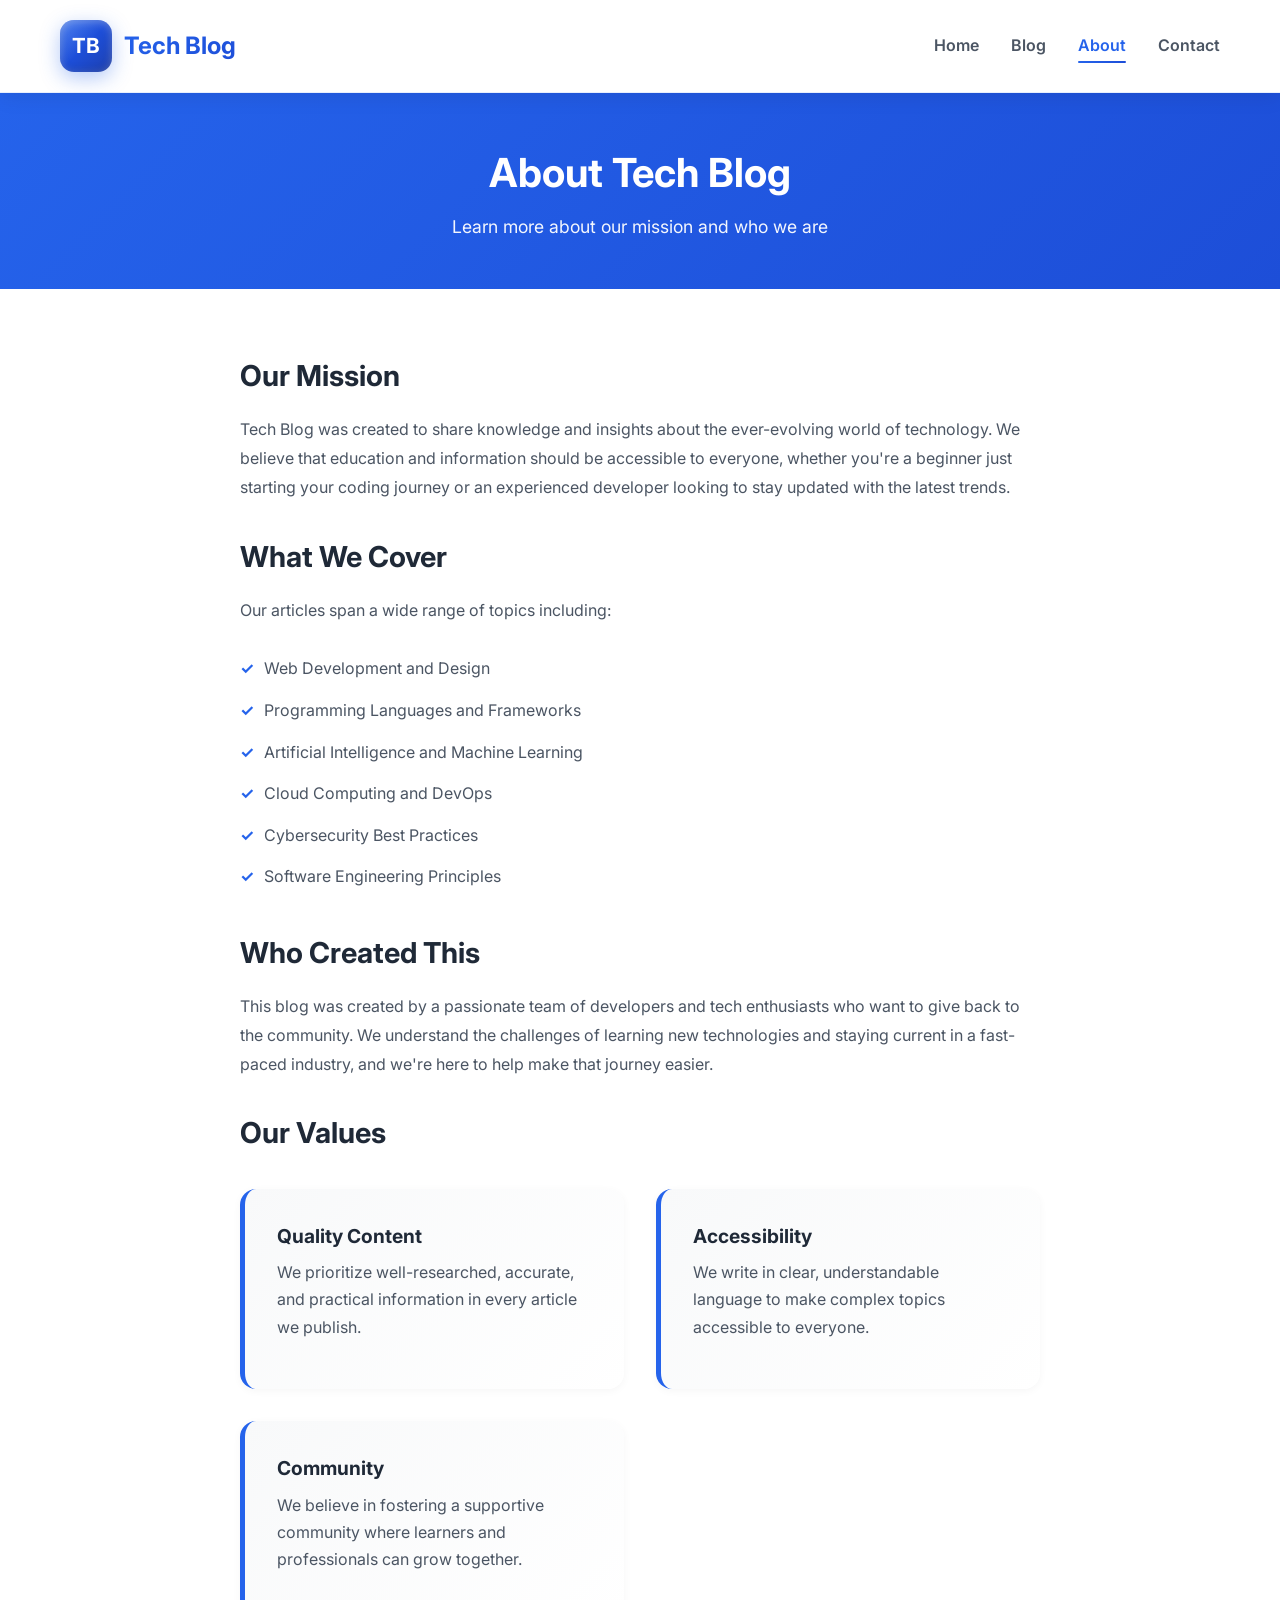
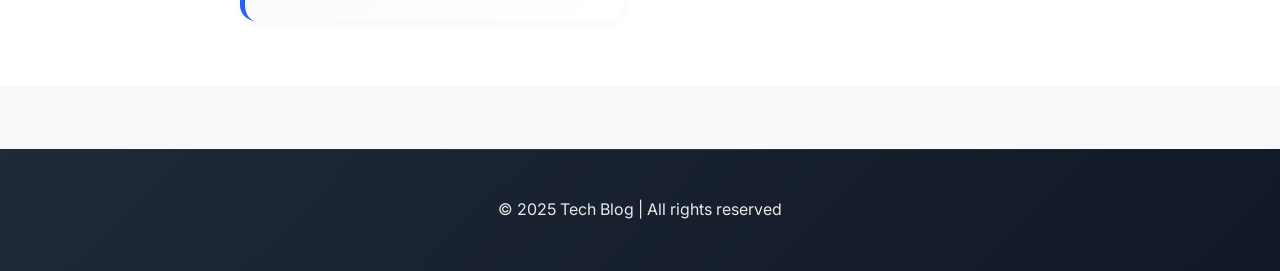
<file: about.html>
<!DOCTYPE html>
<html lang="en">
<head>
    <meta charset="UTF-8">
    <meta name="viewport" content="width=device-width, initial-scale=1.0">
    <title>Tech Blog - About</title>
    <link rel="stylesheet" href="style.css">
    <link rel="preconnect" href="https://fonts.googleapis.com">
    <link rel="preconnect" href="https://fonts.gstatic.com" crossorigin>
    <link href="https://fonts.googleapis.com/css2?family=Inter:wght@400;600;700&display=swap" rel="stylesheet">
</head>
<body>
    <nav class="navbar">
        <div class="container">
            <div class="nav-brand">
                <div class="logo">
                    <div class="logo-icon">TB</div>
                    <span class="logo-text">Tech Blog</span>
                </div>
            </div>
            <ul class="nav-links">
                <li><a href="index.html">Home</a></li>
                <li><a href="blog.html">Blog</a></li>
                <li><a href="about.html" class="active">About</a></li>
                <li><a href="contact.html">Contact</a></li>
            </ul>
        </div>
    </nav>

    <section class="page-header">
        <div class="container">
            <h1>About Tech Blog</h1>
            <p>Learn more about our mission and who we are</p>
        </div>
    </section>

    <section class="about-content">
        <div class="container">
            <div class="about-text">
                <h2>Our Mission</h2>
                <p>Tech Blog was created to share knowledge and insights about the ever-evolving world of technology. We believe that education and information should be accessible to everyone, whether you're a beginner just starting your coding journey or an experienced developer looking to stay updated with the latest trends.</p>

                <h2>What We Cover</h2>
                <p>Our articles span a wide range of topics including:</p>
                <ul class="features-list">
                    <li>Web Development and Design</li>
                    <li>Programming Languages and Frameworks</li>
                    <li>Artificial Intelligence and Machine Learning</li>
                    <li>Cloud Computing and DevOps</li>
                    <li>Cybersecurity Best Practices</li>
                    <li>Software Engineering Principles</li>
                </ul>

                <h2>Who Created This</h2>
                <p>This blog was created by a passionate team of developers and tech enthusiasts who want to give back to the community. We understand the challenges of learning new technologies and staying current in a fast-paced industry, and we're here to help make that journey easier.</p>

                <h2>Our Values</h2>
                <div class="values-grid">
                    <div class="value-card">
                        <h3>Quality Content</h3>
                        <p>We prioritize well-researched, accurate, and practical information in every article we publish.</p>
                    </div>
                    <div class="value-card">
                        <h3>Accessibility</h3>
                        <p>We write in clear, understandable language to make complex topics accessible to everyone.</p>
                    </div>
                    <div class="value-card">
                        <h3>Community</h3>
                        <p>We believe in fostering a supportive community where learners and professionals can grow together.</p>
                    </div>
                </div>
            </div>
        </div>
    </section>

    <footer class="footer">
        <div class="container">
            <p>&copy; 2025 Tech Blog | All rights reserved</p>
        </div>
    </footer>
</body>
</html>
</file>
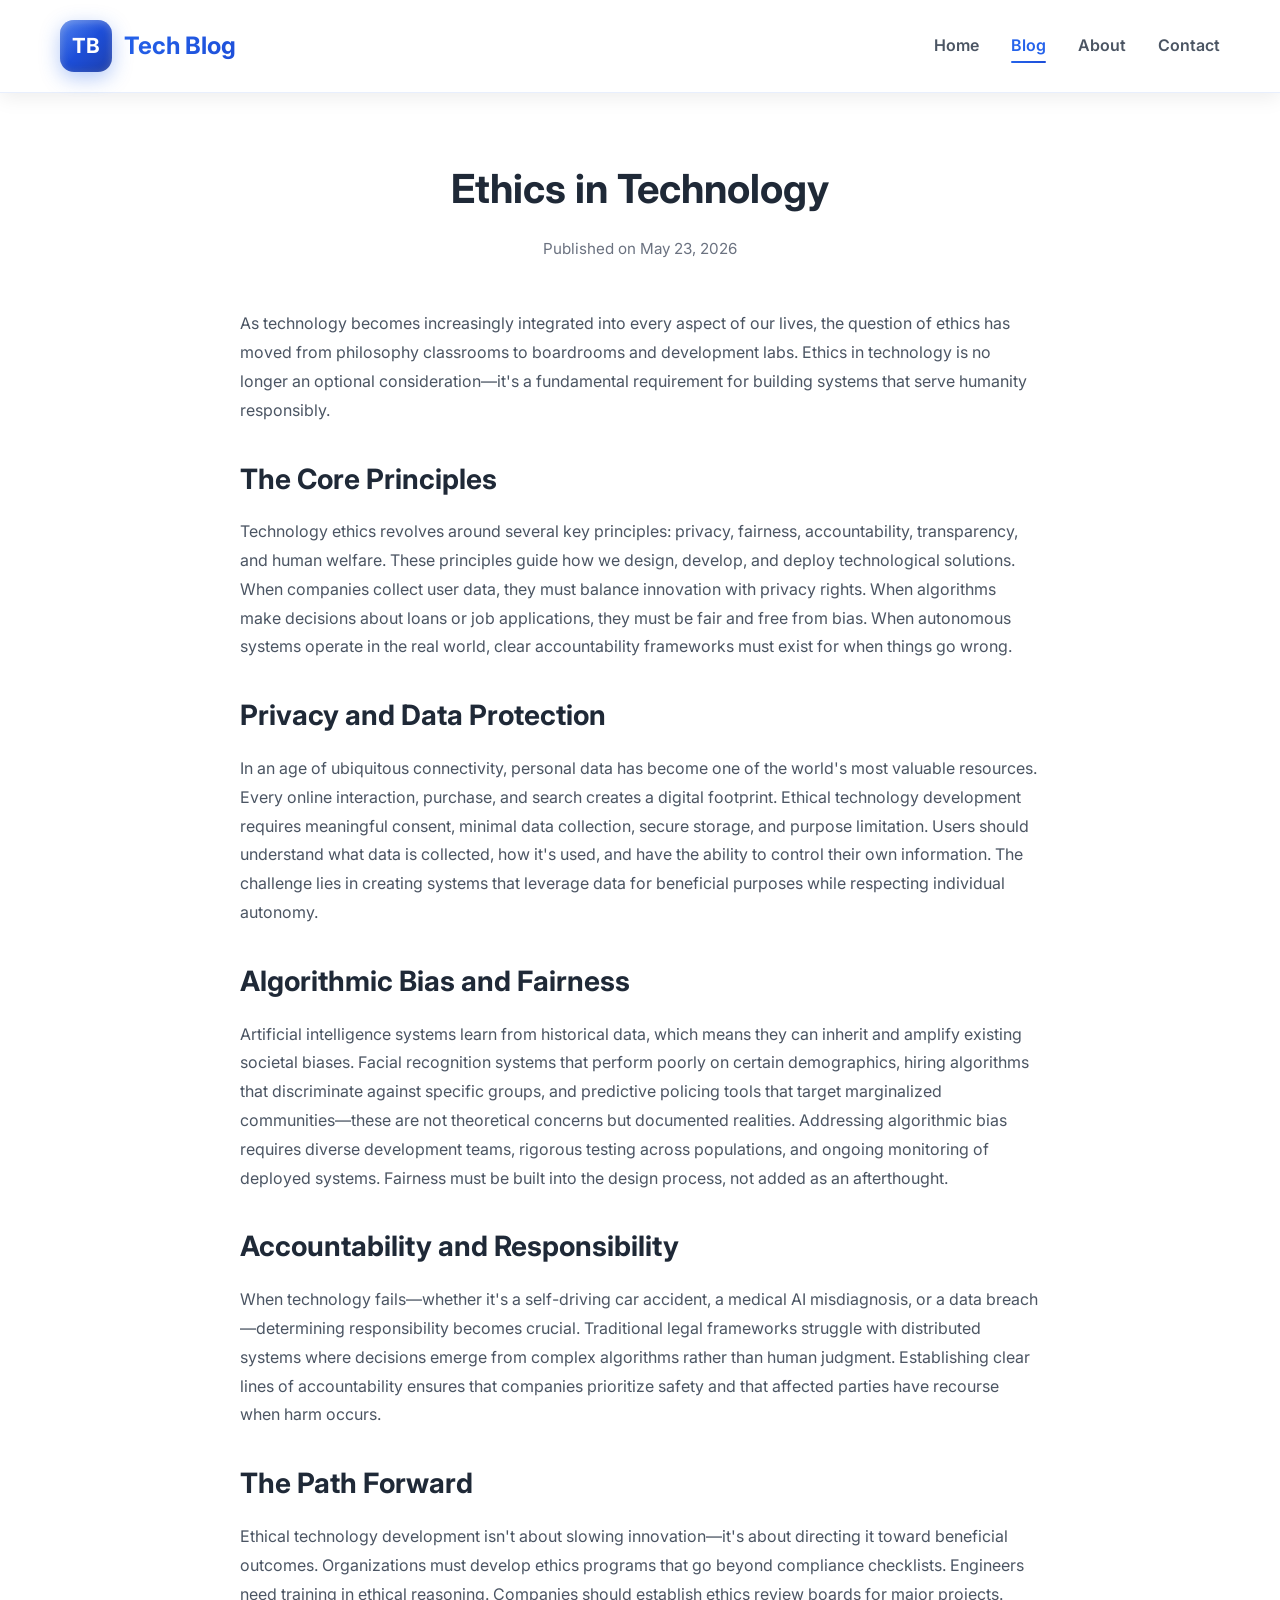
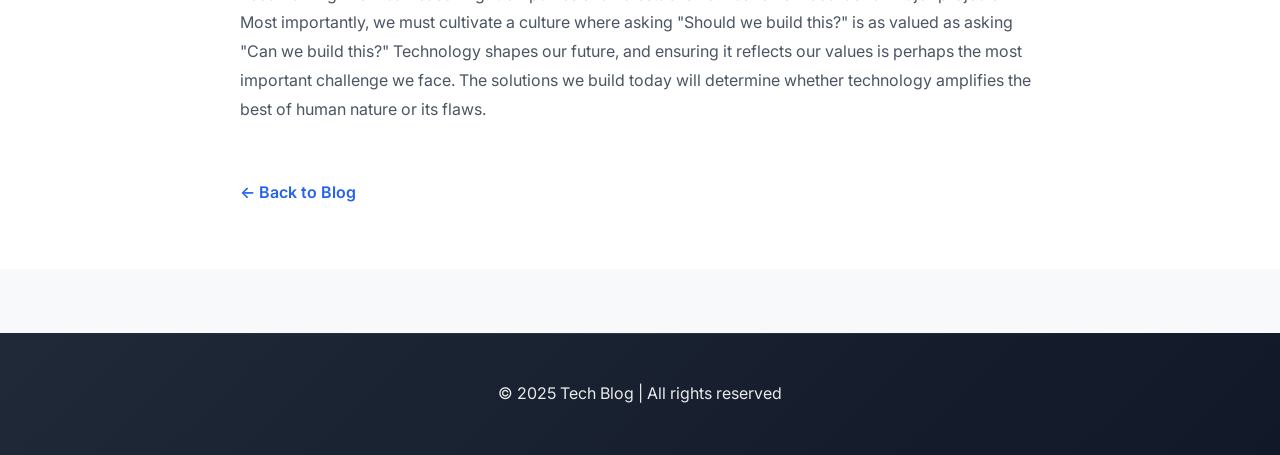
<file: article-ethics.html>
<!DOCTYPE html>
<html lang="en">
<head>
    <meta charset="UTF-8">
    <meta name="viewport" content="width=device-width, initial-scale=1.0">
    <title>Ethics in Technology - Tech Blog</title>
    <link rel="stylesheet" href="style.css">
    <link rel="preconnect" href="https://fonts.googleapis.com">
    <link rel="preconnect" href="https://fonts.gstatic.com" crossorigin>
    <link href="https://fonts.googleapis.com/css2?family=Inter:wght@400;600;700&display=swap" rel="stylesheet">
</head>
<body>
    <nav class="navbar">
        <div class="container">
            <div class="nav-brand">
                <div class="logo">
                    <div class="logo-icon">TB</div>
                    <span class="logo-text">Tech Blog</span>
                </div>
            </div>
            <ul class="nav-links">
                <li><a href="index.html">Home</a></li>
                <li><a href="blog.html" class="active">Blog</a></li>
                <li><a href="about.html">About</a></li>
                <li><a href="contact.html">Contact</a></li>
            </ul>
        </div>
    </nav>

    <article class="article-page">
        <div class="container">
            <header class="article-header">
                <h1>Ethics in Technology</h1>
                <p class="article-meta">Published on May 23, 2026</p>
            </header>

            <div class="article-content">
                <p>As technology becomes increasingly integrated into every aspect of our lives, the question of ethics has moved from philosophy classrooms to boardrooms and development labs. Ethics in technology is no longer an optional consideration—it's a fundamental requirement for building systems that serve humanity responsibly.</p>

                <h2>The Core Principles</h2>
                <p>Technology ethics revolves around several key principles: privacy, fairness, accountability, transparency, and human welfare. These principles guide how we design, develop, and deploy technological solutions. When companies collect user data, they must balance innovation with privacy rights. When algorithms make decisions about loans or job applications, they must be fair and free from bias. When autonomous systems operate in the real world, clear accountability frameworks must exist for when things go wrong.</p>

                <h2>Privacy and Data Protection</h2>
                <p>In an age of ubiquitous connectivity, personal data has become one of the world's most valuable resources. Every online interaction, purchase, and search creates a digital footprint. Ethical technology development requires meaningful consent, minimal data collection, secure storage, and purpose limitation. Users should understand what data is collected, how it's used, and have the ability to control their own information. The challenge lies in creating systems that leverage data for beneficial purposes while respecting individual autonomy.</p>

                <h2>Algorithmic Bias and Fairness</h2>
                <p>Artificial intelligence systems learn from historical data, which means they can inherit and amplify existing societal biases. Facial recognition systems that perform poorly on certain demographics, hiring algorithms that discriminate against specific groups, and predictive policing tools that target marginalized communities—these are not theoretical concerns but documented realities. Addressing algorithmic bias requires diverse development teams, rigorous testing across populations, and ongoing monitoring of deployed systems. Fairness must be built into the design process, not added as an afterthought.</p>

                <h2>Accountability and Responsibility</h2>
                <p>When technology fails—whether it's a self-driving car accident, a medical AI misdiagnosis, or a data breach—determining responsibility becomes crucial. Traditional legal frameworks struggle with distributed systems where decisions emerge from complex algorithms rather than human judgment. Establishing clear lines of accountability ensures that companies prioritize safety and that affected parties have recourse when harm occurs.</p>

                <h2>The Path Forward</h2>
                <p>Ethical technology development isn't about slowing innovation—it's about directing it toward beneficial outcomes. Organizations must develop ethics programs that go beyond compliance checklists. Engineers need training in ethical reasoning. Companies should establish ethics review boards for major projects. Most importantly, we must cultivate a culture where asking "Should we build this?" is as valued as asking "Can we build this?" Technology shapes our future, and ensuring it reflects our values is perhaps the most important challenge we face. The solutions we build today will determine whether technology amplifies the best of human nature or its flaws.</p>

                <a href="blog.html" class="back-link">&larr; Back to Blog</a>
            </div>
        </div>
    </article>

    <footer class="footer">
        <div class="container">
            <p>&copy; 2025 Tech Blog | All rights reserved</p>
        </div>
    </footer>
</body>
</html>
</file>
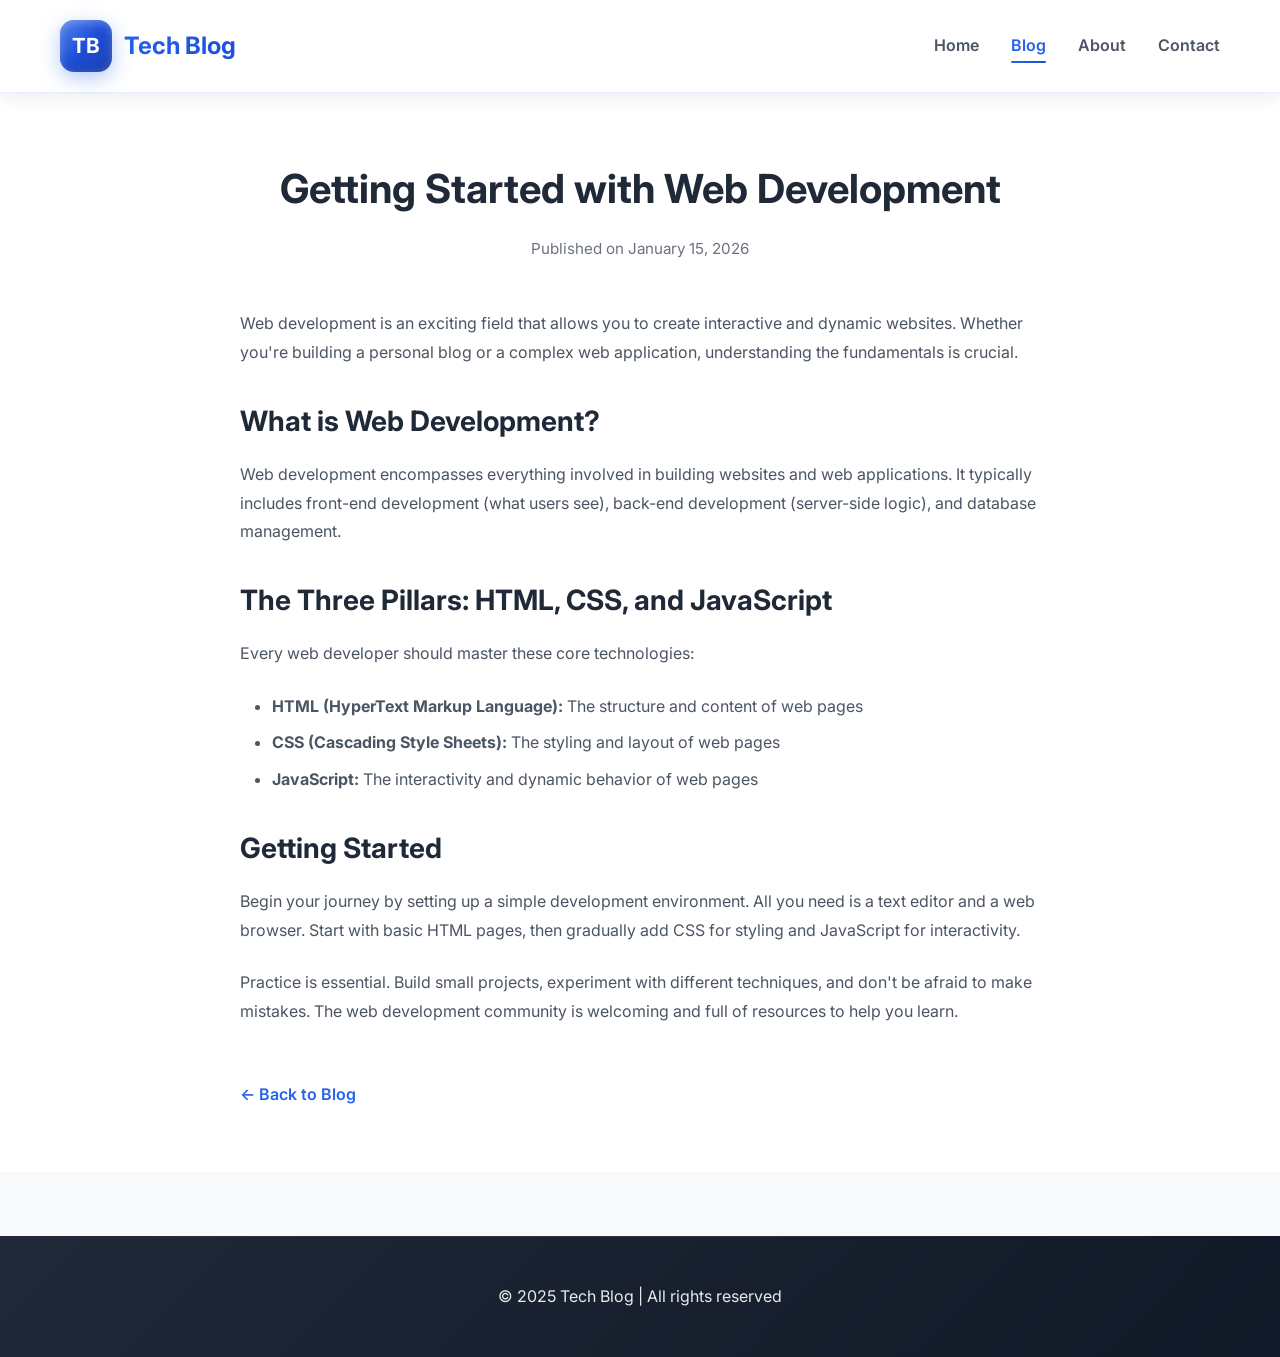
<file: article1.html>
<!DOCTYPE html>
<html lang="en">
<head>
    <meta charset="UTF-8">
    <meta name="viewport" content="width=device-width, initial-scale=1.0">
    <title>Getting Started with Web Development - Tech Blog</title>
    <link rel="stylesheet" href="style.css">
    <link rel="preconnect" href="https://fonts.googleapis.com">
    <link rel="preconnect" href="https://fonts.gstatic.com" crossorigin>
    <link href="https://fonts.googleapis.com/css2?family=Inter:wght@400;600;700&display=swap" rel="stylesheet">
</head>
<body>
    <nav class="navbar">
        <div class="container">
            <div class="nav-brand">
                <div class="logo">
                    <div class="logo-icon">TB</div>
                    <span class="logo-text">Tech Blog</span>
                </div>
            </div>
            <ul class="nav-links">
                <li><a href="index.html">Home</a></li>
                <li><a href="blog.html" class="active">Blog</a></li>
                <li><a href="about.html">About</a></li>
                <li><a href="contact.html">Contact</a></li>
            </ul>
        </div>
    </nav>

    <article class="article-page">
        <div class="container">
            <header class="article-header">
                <h1>Getting Started with Web Development</h1>
                <p class="article-meta">Published on January 15, 2026</p>
            </header>

            <div class="article-content">
                <p>Web development is an exciting field that allows you to create interactive and dynamic websites. Whether you're building a personal blog or a complex web application, understanding the fundamentals is crucial.</p>

                <h2>What is Web Development?</h2>
                <p>Web development encompasses everything involved in building websites and web applications. It typically includes front-end development (what users see), back-end development (server-side logic), and database management.</p>

                <h2>The Three Pillars: HTML, CSS, and JavaScript</h2>
                <p>Every web developer should master these core technologies:</p>
                <ul>
                    <li><strong>HTML (HyperText Markup Language):</strong> The structure and content of web pages</li>
                    <li><strong>CSS (Cascading Style Sheets):</strong> The styling and layout of web pages</li>
                    <li><strong>JavaScript:</strong> The interactivity and dynamic behavior of web pages</li>
                </ul>

                <h2>Getting Started</h2>
                <p>Begin your journey by setting up a simple development environment. All you need is a text editor and a web browser. Start with basic HTML pages, then gradually add CSS for styling and JavaScript for interactivity.</p>

                <p>Practice is essential. Build small projects, experiment with different techniques, and don't be afraid to make mistakes. The web development community is welcoming and full of resources to help you learn.</p>

                <a href="blog.html" class="back-link">&larr; Back to Blog</a>
            </div>
        </div>
    </article>

    <footer class="footer">
        <div class="container">
            <p>&copy; 2025 Tech Blog | All rights reserved</p>
        </div>
    </footer>
</body>
</html>
</file>
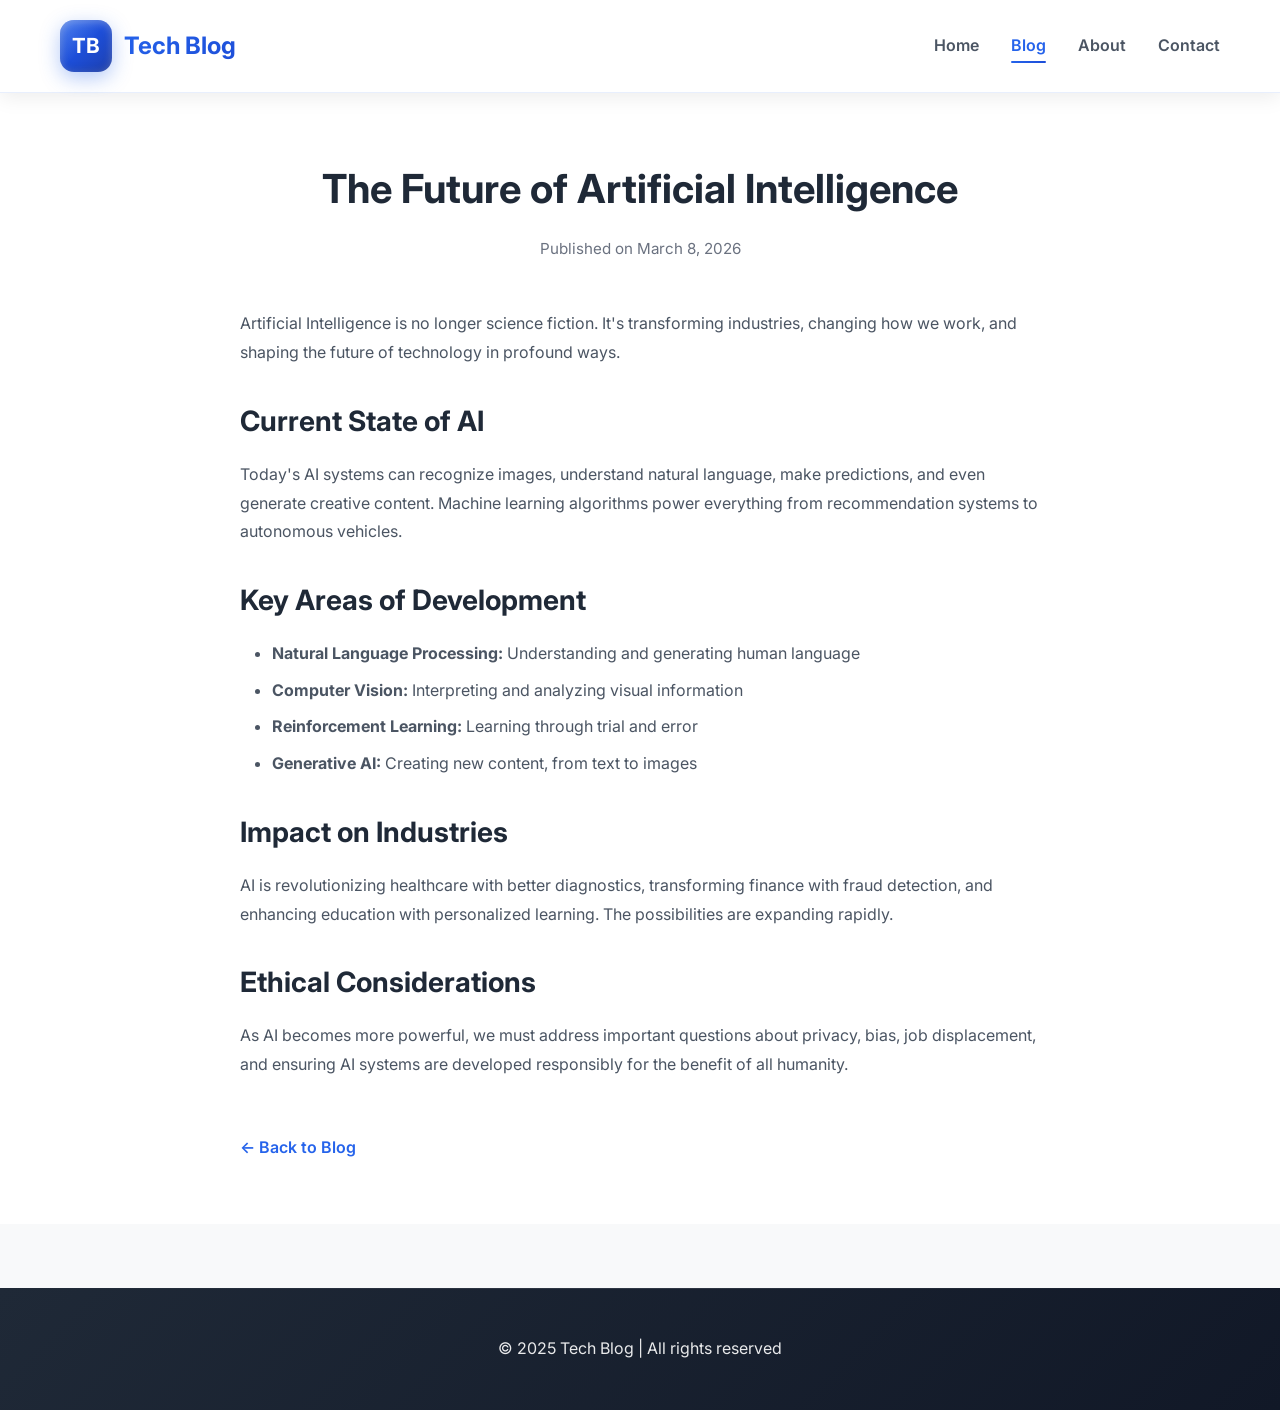
<file: article2.html>
<!DOCTYPE html>
<html lang="en">
<head>
    <meta charset="UTF-8">
    <meta name="viewport" content="width=device-width, initial-scale=1.0">
    <title>The Future of Artificial Intelligence - Tech Blog</title>
    <link rel="stylesheet" href="style.css">
    <link rel="preconnect" href="https://fonts.googleapis.com">
    <link rel="preconnect" href="https://fonts.gstatic.com" crossorigin>
    <link href="https://fonts.googleapis.com/css2?family=Inter:wght@400;600;700&display=swap" rel="stylesheet">
</head>
<body>
    <nav class="navbar">
        <div class="container">
            <div class="nav-brand">
                <div class="logo">
                    <div class="logo-icon">TB</div>
                    <span class="logo-text">Tech Blog</span>
                </div>
            </div>
            <ul class="nav-links">
                <li><a href="index.html">Home</a></li>
                <li><a href="blog.html" class="active">Blog</a></li>
                <li><a href="about.html">About</a></li>
                <li><a href="contact.html">Contact</a></li>
            </ul>
        </div>
    </nav>

    <article class="article-page">
        <div class="container">
            <header class="article-header">
                <h1>The Future of Artificial Intelligence</h1>
                <p class="article-meta">Published on March 8, 2026</p>
            </header>

            <div class="article-content">
                <p>Artificial Intelligence is no longer science fiction. It's transforming industries, changing how we work, and shaping the future of technology in profound ways.</p>

                <h2>Current State of AI</h2>
                <p>Today's AI systems can recognize images, understand natural language, make predictions, and even generate creative content. Machine learning algorithms power everything from recommendation systems to autonomous vehicles.</p>

                <h2>Key Areas of Development</h2>
                <ul>
                    <li><strong>Natural Language Processing:</strong> Understanding and generating human language</li>
                    <li><strong>Computer Vision:</strong> Interpreting and analyzing visual information</li>
                    <li><strong>Reinforcement Learning:</strong> Learning through trial and error</li>
                    <li><strong>Generative AI:</strong> Creating new content, from text to images</li>
                </ul>

                <h2>Impact on Industries</h2>
                <p>AI is revolutionizing healthcare with better diagnostics, transforming finance with fraud detection, and enhancing education with personalized learning. The possibilities are expanding rapidly.</p>

                <h2>Ethical Considerations</h2>
                <p>As AI becomes more powerful, we must address important questions about privacy, bias, job displacement, and ensuring AI systems are developed responsibly for the benefit of all humanity.</p>

                <a href="blog.html" class="back-link">&larr; Back to Blog</a>
            </div>
        </div>
    </article>

    <footer class="footer">
        <div class="container">
            <p>&copy; 2025 Tech Blog | All rights reserved</p>
        </div>
    </footer>
</body>
</html>
</file>
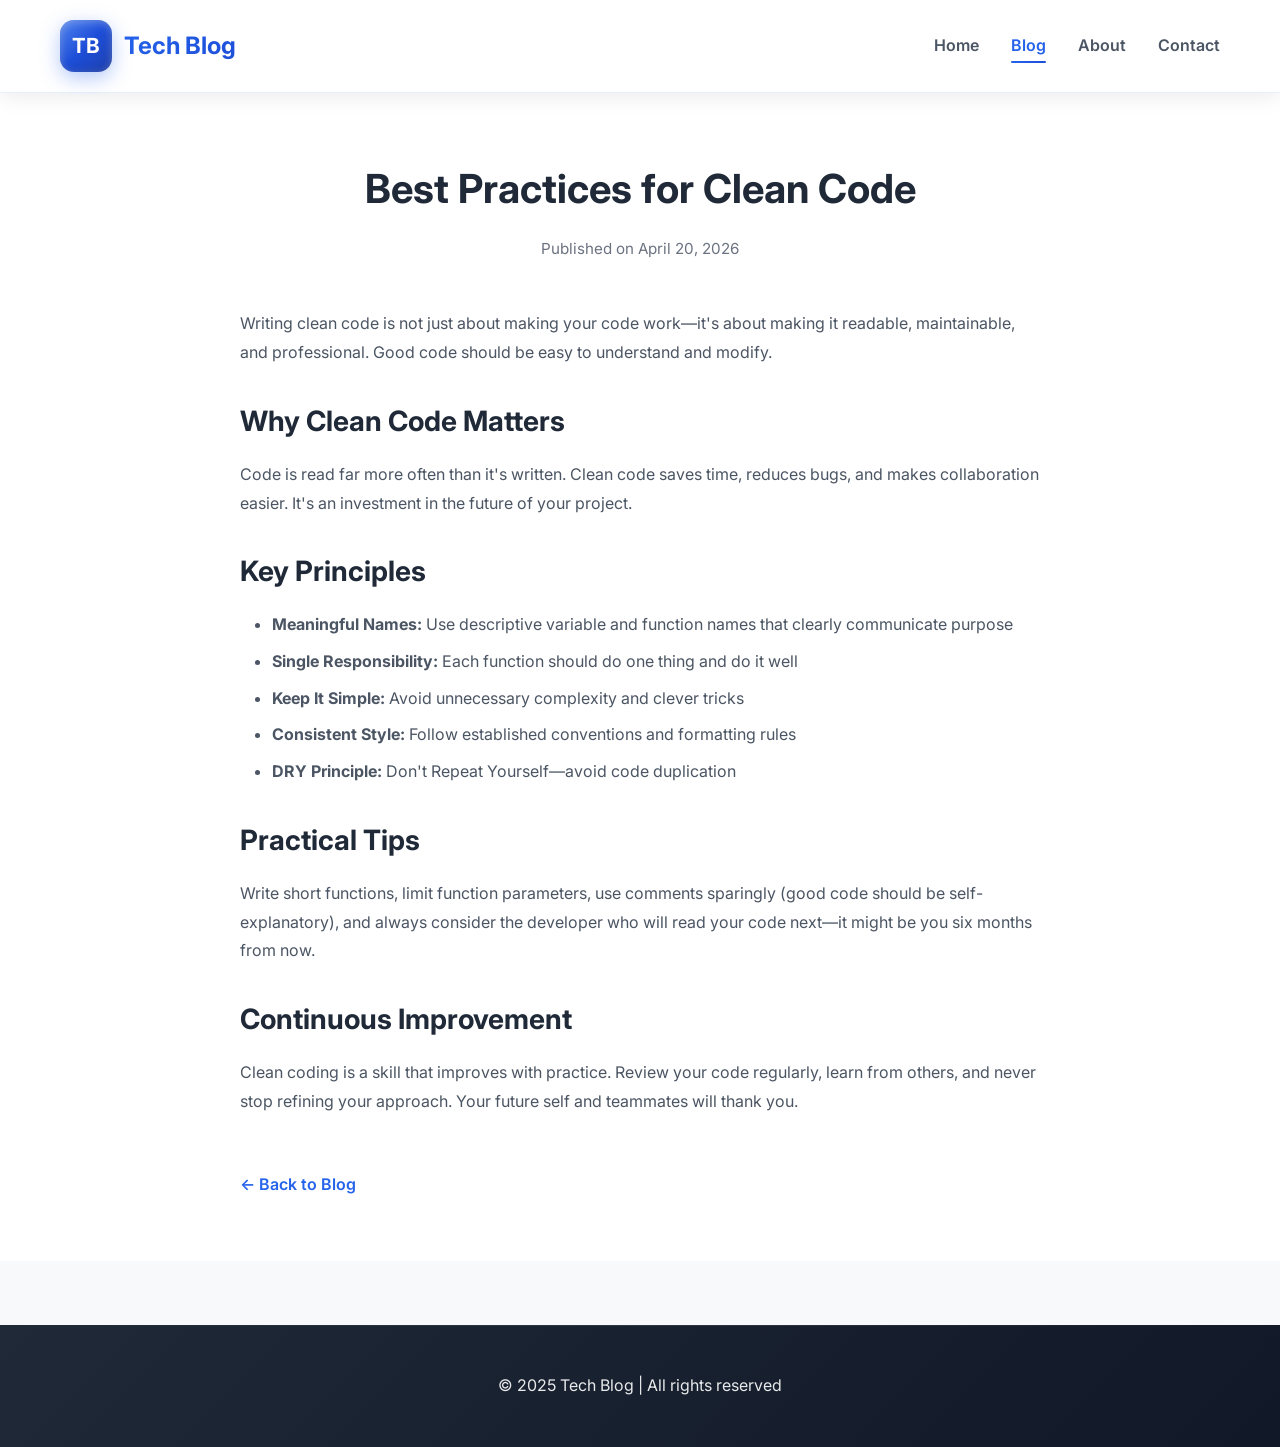
<file: article3.html>
<!DOCTYPE html>
<html lang="en">
<head>
    <meta charset="UTF-8">
    <meta name="viewport" content="width=device-width, initial-scale=1.0">
    <title>Best Practices for Clean Code - Tech Blog</title>
    <link rel="stylesheet" href="style.css">
    <link rel="preconnect" href="https://fonts.googleapis.com">
    <link rel="preconnect" href="https://fonts.gstatic.com" crossorigin>
    <link href="https://fonts.googleapis.com/css2?family=Inter:wght@400;600;700&display=swap" rel="stylesheet">
</head>
<body>
    <nav class="navbar">
        <div class="container">
            <div class="nav-brand">
                <div class="logo">
                    <div class="logo-icon">TB</div>
                    <span class="logo-text">Tech Blog</span>
                </div>
            </div>
            <ul class="nav-links">
                <li><a href="index.html">Home</a></li>
                <li><a href="blog.html" class="active">Blog</a></li>
                <li><a href="about.html">About</a></li>
                <li><a href="contact.html">Contact</a></li>
            </ul>
        </div>
    </nav>

    <article class="article-page">
        <div class="container">
            <header class="article-header">
                <h1>Best Practices for Clean Code</h1>
                <p class="article-meta">Published on April 20, 2026</p>
            </header>

            <div class="article-content">
                <p>Writing clean code is not just about making your code work—it's about making it readable, maintainable, and professional. Good code should be easy to understand and modify.</p>

                <h2>Why Clean Code Matters</h2>
                <p>Code is read far more often than it's written. Clean code saves time, reduces bugs, and makes collaboration easier. It's an investment in the future of your project.</p>

                <h2>Key Principles</h2>
                <ul>
                    <li><strong>Meaningful Names:</strong> Use descriptive variable and function names that clearly communicate purpose</li>
                    <li><strong>Single Responsibility:</strong> Each function should do one thing and do it well</li>
                    <li><strong>Keep It Simple:</strong> Avoid unnecessary complexity and clever tricks</li>
                    <li><strong>Consistent Style:</strong> Follow established conventions and formatting rules</li>
                    <li><strong>DRY Principle:</strong> Don't Repeat Yourself—avoid code duplication</li>
                </ul>

                <h2>Practical Tips</h2>
                <p>Write short functions, limit function parameters, use comments sparingly (good code should be self-explanatory), and always consider the developer who will read your code next—it might be you six months from now.</p>

                <h2>Continuous Improvement</h2>
                <p>Clean coding is a skill that improves with practice. Review your code regularly, learn from others, and never stop refining your approach. Your future self and teammates will thank you.</p>

                <a href="blog.html" class="back-link">&larr; Back to Blog</a>
            </div>
        </div>
    </article>

    <footer class="footer">
        <div class="container">
            <p>&copy; 2025 Tech Blog | All rights reserved</p>
        </div>
    </footer>
</body>
</html>
</file>
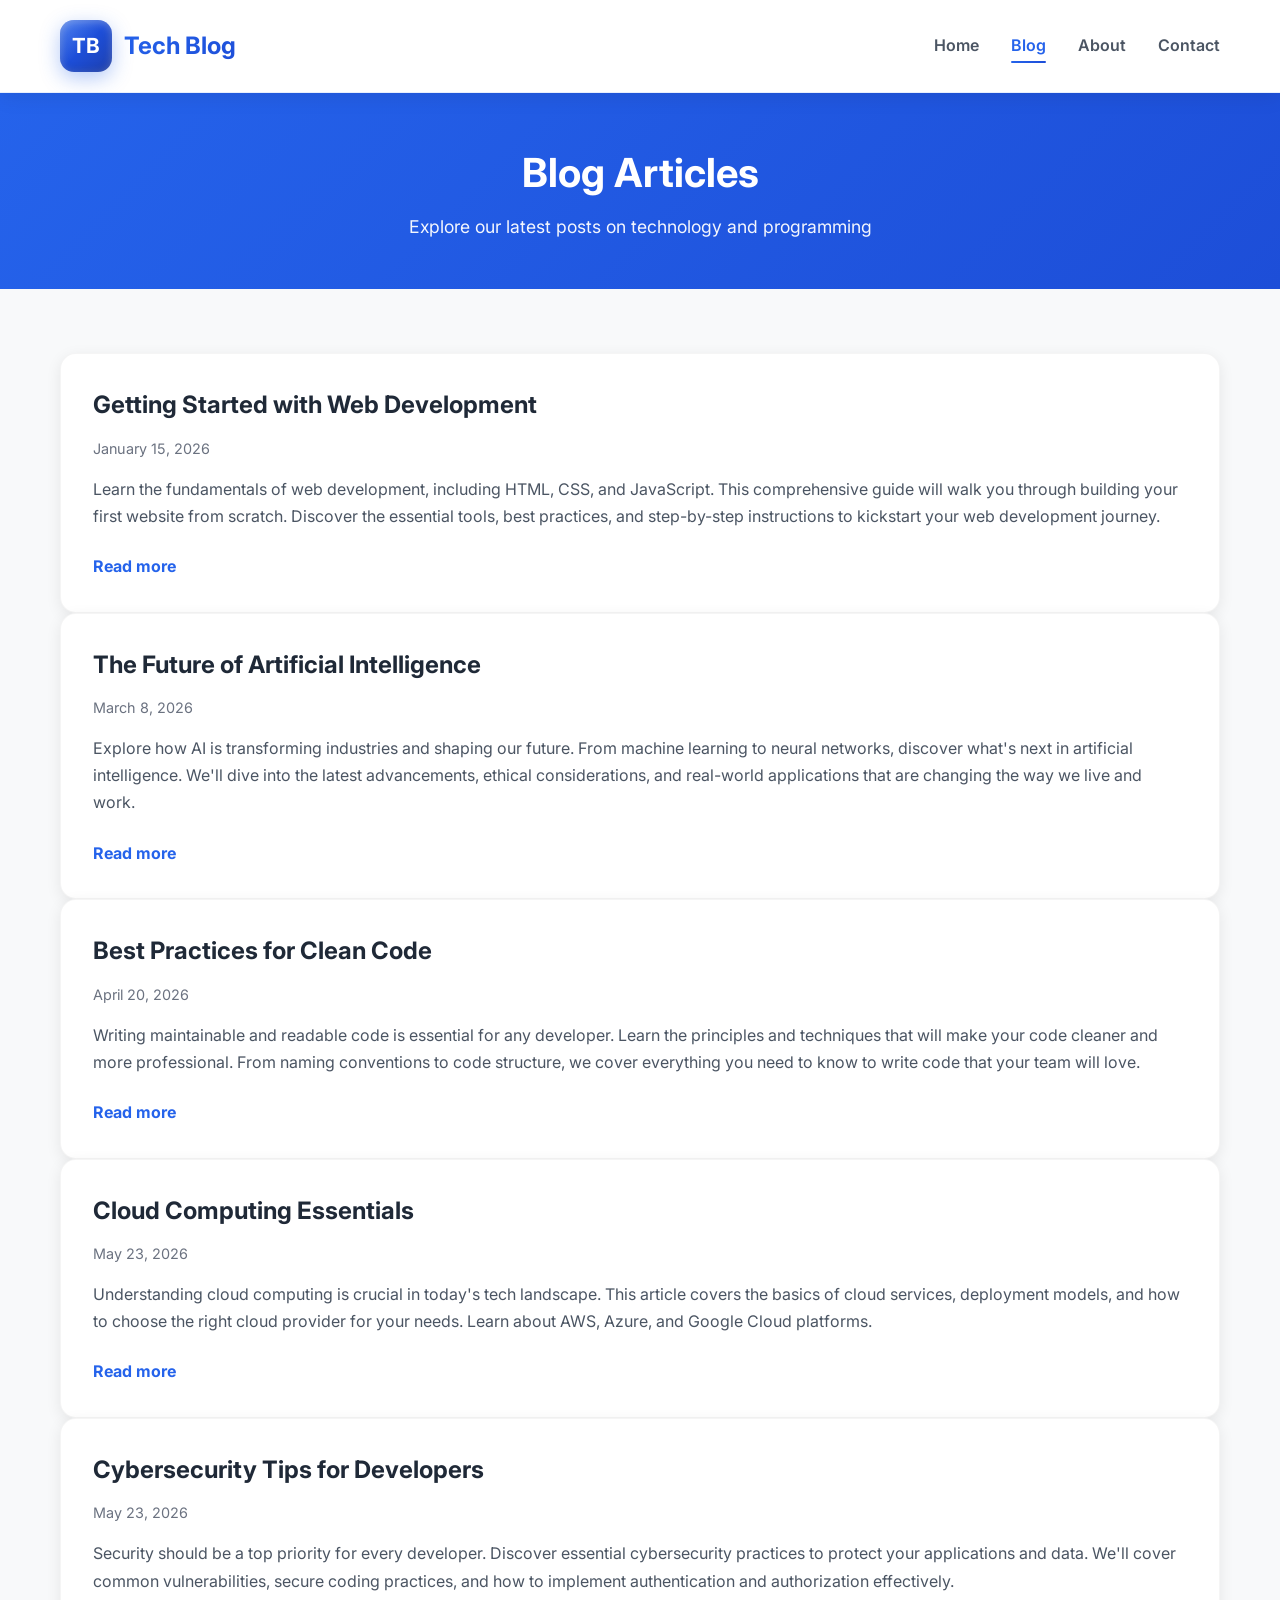
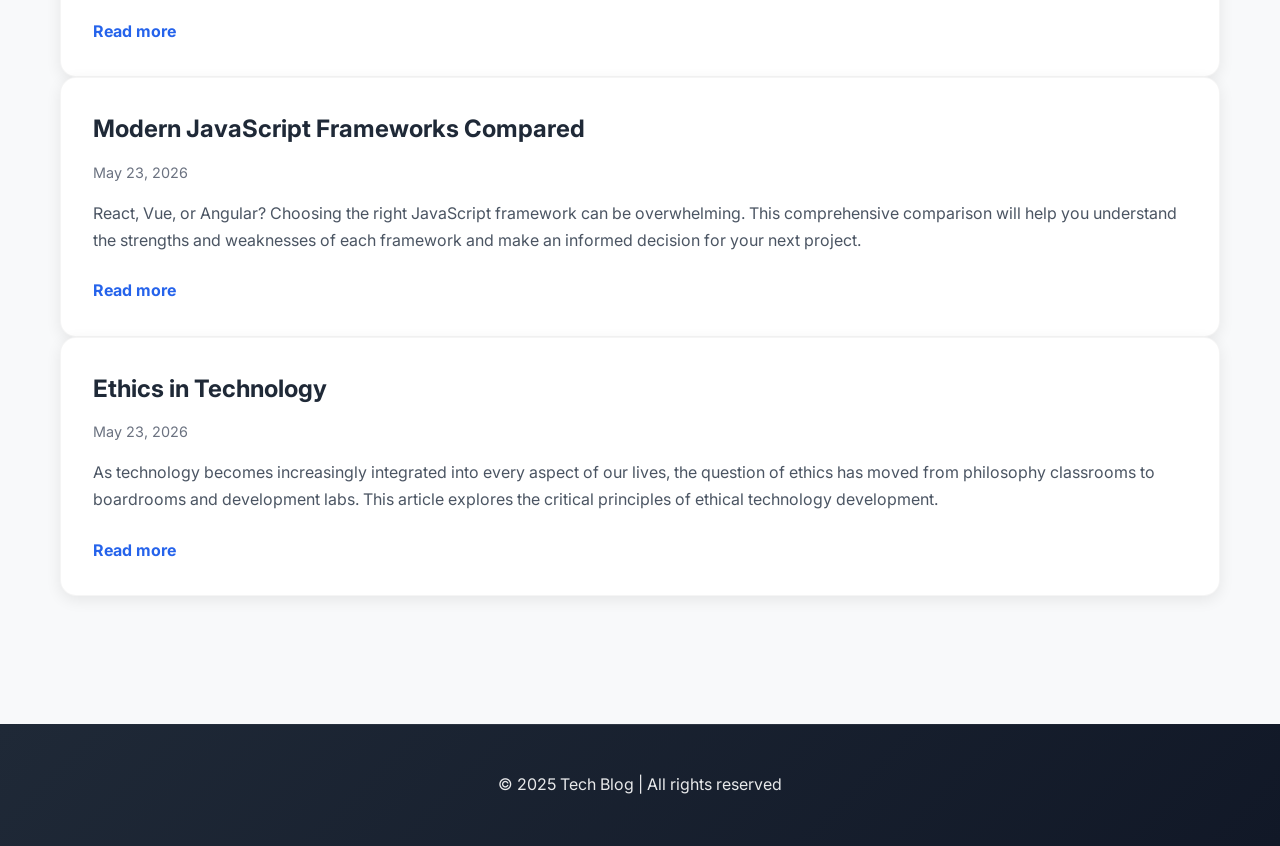
<file: blog.html>
<!DOCTYPE html>
<html lang="en">
<head>
    <meta charset="UTF-8">
    <meta name="viewport" content="width=device-width, initial-scale=1.0">
    <title>Tech Blog - Blog</title>
    <link rel="stylesheet" href="style.css">
    <link rel="preconnect" href="https://fonts.googleapis.com">
    <link rel="preconnect" href="https://fonts.gstatic.com" crossorigin>
    <link href="https://fonts.googleapis.com/css2?family=Inter:wght@400;600;700&display=swap" rel="stylesheet">
</head>
<body>
    <nav class="navbar">
        <div class="container">
            <div class="nav-brand">
                <div class="logo">
                    <div class="logo-icon">TB</div>
                    <span class="logo-text">Tech Blog</span>
                </div>
            </div>
            <ul class="nav-links">
                <li><a href="index.html">Home</a></li>
                <li><a href="blog.html" class="active">Blog</a></li>
                <li><a href="about.html">About</a></li>
                <li><a href="contact.html">Contact</a></li>
            </ul>
        </div>
    </nav>

    <section class="page-header">
        <div class="container">
            <h1>Blog Articles</h1>
            <p>Explore our latest posts on technology and programming</p>
        </div>
    </section>

    <section class="blog-list">
        <div class="container">
            <article class="post-card">
                <div class="post-card-inner">
                    <h3>Getting Started with Web Development</h3>
                    <p class="post-meta">January 15, 2026</p>
                    <p class="post-preview">Learn the fundamentals of web development, including HTML, CSS, and JavaScript. This comprehensive guide will walk you through building your first website from scratch. Discover the essential tools, best practices, and step-by-step instructions to kickstart your web development journey.</p>
                    <a href="article1.html" class="read-more">Read more</a>
                </div>
            </article>

            <article class="post-card">
                <div class="post-card-inner">
                    <h3>The Future of Artificial Intelligence</h3>
                    <p class="post-meta">March 8, 2026</p>
                    <p class="post-preview">Explore how AI is transforming industries and shaping our future. From machine learning to neural networks, discover what's next in artificial intelligence. We'll dive into the latest advancements, ethical considerations, and real-world applications that are changing the way we live and work.</p>
                    <a href="article2.html" class="read-more">Read more</a>
                </div>
            </article>

            <article class="post-card">
                <div class="post-card-inner">
                    <h3>Best Practices for Clean Code</h3>
                    <p class="post-meta">April 20, 2026</p>
                    <p class="post-preview">Writing maintainable and readable code is essential for any developer. Learn the principles and techniques that will make your code cleaner and more professional. From naming conventions to code structure, we cover everything you need to know to write code that your team will love.</p>
                    <a href="article3.html" class="read-more">Read more</a>
                </div>
            </article>

            <article class="post-card">
                <div class="post-card-inner">
                    <h3>Cloud Computing Essentials</h3>
                    <p class="post-meta">May 23, 2026</p>
                    <p class="post-preview">Understanding cloud computing is crucial in today's tech landscape. This article covers the basics of cloud services, deployment models, and how to choose the right cloud provider for your needs. Learn about AWS, Azure, and Google Cloud platforms.</p>
                    <a href="article4.html" class="read-more">Read more</a>
                </div>
            </article>

            <article class="post-card">
                <div class="post-card-inner">
                    <h3>Cybersecurity Tips for Developers</h3>
                    <p class="post-meta">May 23, 2026</p>
                    <p class="post-preview">Security should be a top priority for every developer. Discover essential cybersecurity practices to protect your applications and data. We'll cover common vulnerabilities, secure coding practices, and how to implement authentication and authorization effectively.</p>
                    <a href="article5.html" class="read-more">Read more</a>
                </div>
            </article>

            <article class="post-card">
                <div class="post-card-inner">
                    <h3>Modern JavaScript Frameworks Compared</h3>
                    <p class="post-meta">May 23, 2026</p>
                    <p class="post-preview">React, Vue, or Angular? Choosing the right JavaScript framework can be overwhelming. This comprehensive comparison will help you understand the strengths and weaknesses of each framework and make an informed decision for your next project.</p>
                    <a href="article6.html" class="read-more">Read more</a>
                </div>
            </article>

            <article class="post-card">
                <div class="post-card-inner">
                    <h3>Ethics in Technology</h3>
                    <p class="post-meta">May 23, 2026</p>
                    <p class="post-preview">As technology becomes increasingly integrated into every aspect of our lives, the question of ethics has moved from philosophy classrooms to boardrooms and development labs. This article explores the critical principles of ethical technology development.</p>
                    <a href="article-ethics.html" class="read-more">Read more</a>
                </div>
            </article>
        </div>
    </section>

    <footer class="footer">
        <div class="container">
            <p>&copy; 2025 Tech Blog | All rights reserved</p>
        </div>
    </footer>
</body>
</html>
</file>
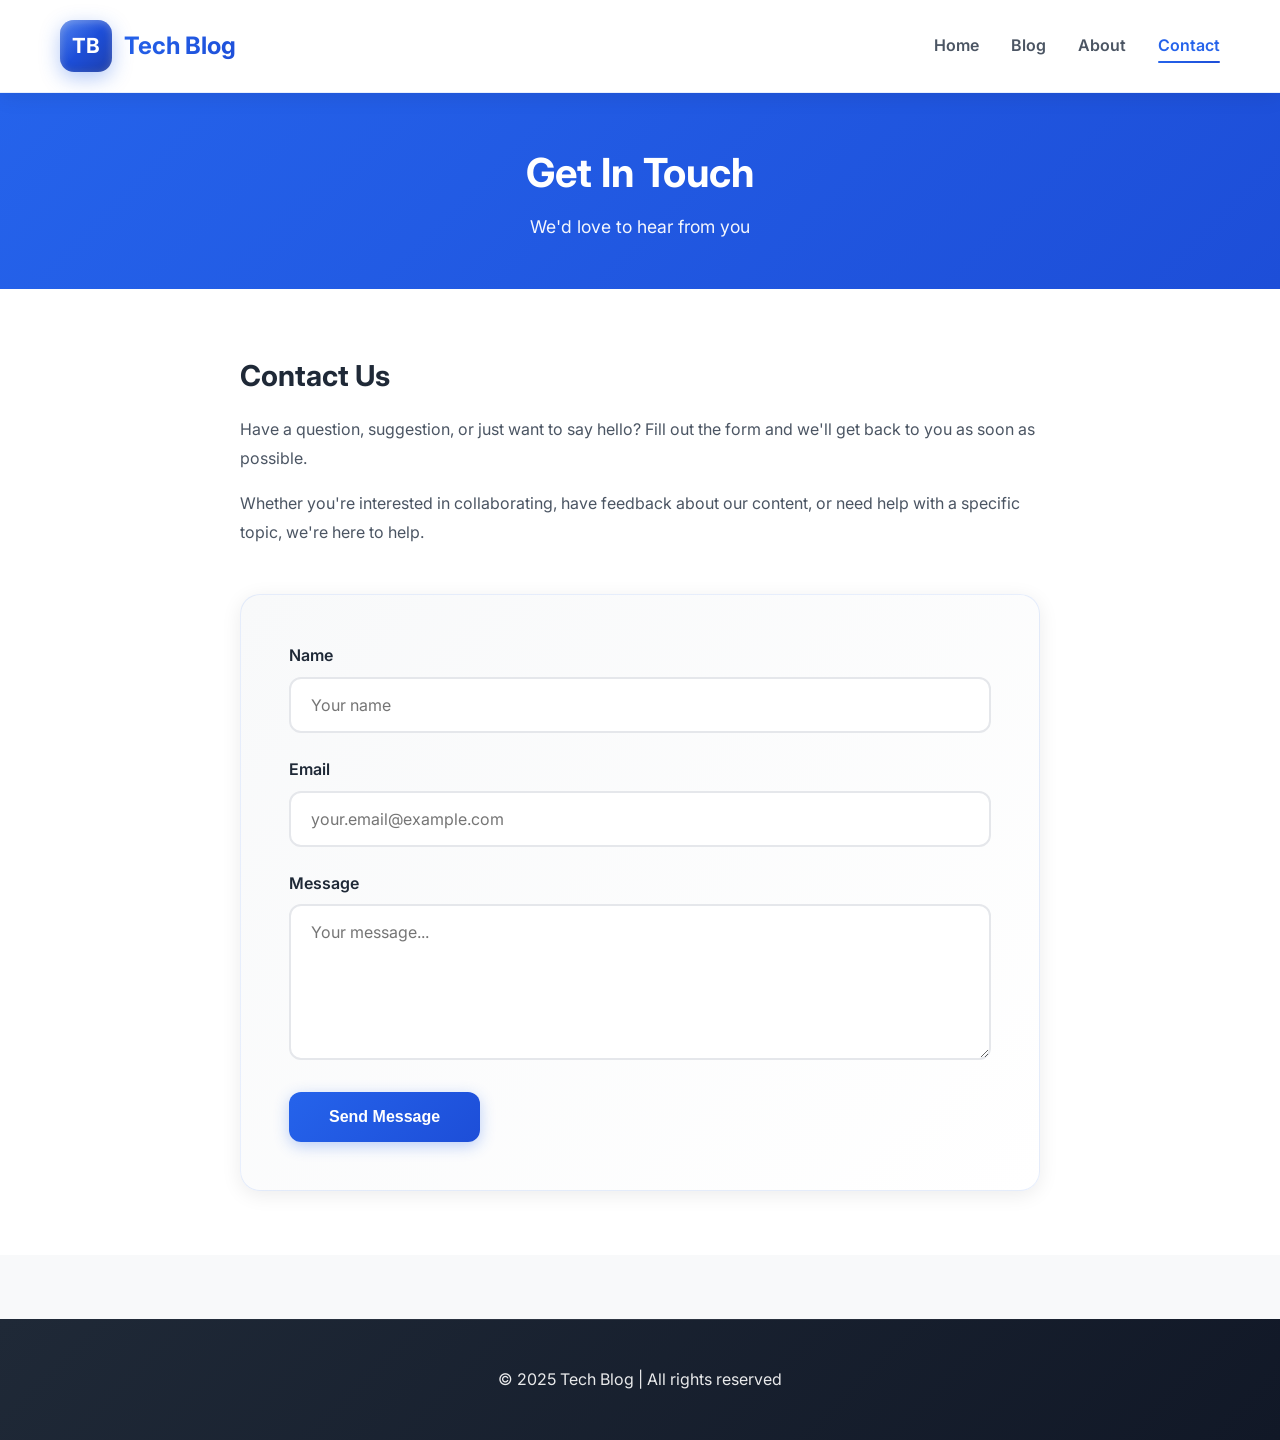
<file: contact.html>
<!DOCTYPE html>
<html lang="en">
<head>
    <meta charset="UTF-8">
    <meta name="viewport" content="width=device-width, initial-scale=1.0">
    <title>Tech Blog - Contact</title>
    <link rel="stylesheet" href="style.css">
    <link rel="preconnect" href="https://fonts.googleapis.com">
    <link rel="preconnect" href="https://fonts.gstatic.com" crossorigin>
    <link href="https://fonts.googleapis.com/css2?family=Inter:wght@400;600;700&display=swap" rel="stylesheet">
</head>
<body>
    <nav class="navbar">
        <div class="container">
            <div class="nav-brand">
                <div class="logo">
                    <div class="logo-icon">TB</div>
                    <span class="logo-text">Tech Blog</span>
                </div>
            </div>
            <ul class="nav-links">
                <li><a href="index.html">Home</a></li>
                <li><a href="blog.html">Blog</a></li>
                <li><a href="about.html">About</a></li>
                <li><a href="contact.html" class="active">Contact</a></li>
            </ul>
        </div>
    </nav>

    <section class="page-header">
        <div class="container">
            <h1>Get In Touch</h1>
            <p>We'd love to hear from you</p>
        </div>
    </section>

    <section class="contact-section">
        <div class="container">
            <div class="contact-content">
                <div class="contact-info">
                    <h2>Contact Us</h2>
                    <p>Have a question, suggestion, or just want to say hello? Fill out the form and we'll get back to you as soon as possible.</p>
                    <p>Whether you're interested in collaborating, have feedback about our content, or need help with a specific topic, we're here to help.</p>
                </div>

                <form class="contact-form">
                    <div class="form-group">
                        <label for="name">Name</label>
                        <input type="text" id="name" name="name" placeholder="Your name" required>
                    </div>

                    <div class="form-group">
                        <label for="email">Email</label>
                        <input type="email" id="email" name="email" placeholder="your.email@example.com" required>
                    </div>

                    <div class="form-group">
                        <label for="message">Message</label>
                        <textarea id="message" name="message" rows="6" placeholder="Your message..." required></textarea>
                    </div>

                    <button type="submit" class="submit-btn">Send Message</button>
                </form>
            </div>
        </div>
    </section>

    <footer class="footer">
        <div class="container">
            <p>&copy; 2025 Tech Blog | All rights reserved</p>
        </div>
    </footer>
</body>
</html>
</file>
<file: style.css>
/* Global Styles */
* {
    margin: 0;
    padding: 0;
    box-sizing: border-box;
}

body {
    font-family: 'Inter', -apple-system, BlinkMacSystemFont, 'Segoe UI', Roboto, Oxygen, Ubuntu, Cantarell, sans-serif;
    line-height: 1.6;
    color: #333;
    background-color: #f8f9fa;
}

.container {
    max-width: 1200px;
    margin: 0 auto;
    padding: 0 20px;
}

/* Navigation Bar */
.navbar {
    background: rgba(255, 255, 255, 0.95);
    backdrop-filter: blur(20px);
    -webkit-backdrop-filter: blur(20px);
    box-shadow: 0 4px 20px rgba(0, 0, 0, 0.08);
    position: sticky;
    top: 0;
    z-index: 1000;
    transition: all 0.3s ease;
    border-bottom: 1px solid rgba(37, 99, 235, 0.1);
}

.navbar:hover {
    box-shadow: 0 8px 30px rgba(0, 0, 0, 0.12);
}

.navbar .container {
    display: flex;
    justify-content: space-between;
    align-items: center;
    padding: 1.25rem 20px;
}

.nav-brand {
    font-size: 1.5rem;
    font-weight: 700;
    color: #2563eb;
}

.logo {
    display: flex;
    align-items: center;
    gap: 0.75rem;
}

.logo-icon {
    background: linear-gradient(135deg, #2563eb 0%, #1d4ed8 50%, #1e40af 100%);
    color: white;
    width: 52px;
    height: 52px;
    border-radius: 14px;
    display: flex;
    align-items: center;
    justify-content: center;
    font-size: 1.3rem;
    font-weight: 700;
    box-shadow: 0 6px 20px rgba(37, 99, 235, 0.35),
                inset 0 -2px 8px rgba(0, 0, 0, 0.1),
                inset 0 2px 8px rgba(255, 255, 255, 0.3);
    transition: all 0.4s cubic-bezier(0.34, 1.56, 0.64, 1);
    position: relative;
    overflow: hidden;
}

.logo-icon::before {
    content: '';
    position: absolute;
    top: 0;
    left: 0;
    right: 0;
    bottom: 0;
    background: linear-gradient(135deg, rgba(255, 255, 255, 0.2) 0%, transparent 50%);
    border-radius: 14px;
    pointer-events: none;
}

.logo:hover .logo-icon {
    transform: translateY(-3px) scale(1.05);
    box-shadow: 0 12px 30px rgba(37, 99, 235, 0.45),
                inset 0 -2px 8px rgba(0, 0, 0, 0.1),
                inset 0 2px 8px rgba(255, 255, 255, 0.4);
}

.logo-text {
    font-size: 1.5rem;
    font-weight: 700;
    background: linear-gradient(135deg, #2563eb 0%, #1d4ed8 100%);
    -webkit-background-clip: text;
    -webkit-text-fill-color: transparent;
    background-clip: text;
}

.nav-links {
    display: flex;
    list-style: none;
    gap: 2rem;
}

.nav-links a {
    text-decoration: none;
    color: #4b5563;
    font-weight: 600;
    transition: all 0.3s ease;
    position: relative;
    padding: 0.5rem 0;
}

.nav-links a::after {
    content: '';
    position: absolute;
    bottom: 0;
    left: 0;
    width: 0;
    height: 2px;
    background: linear-gradient(90deg, #2563eb, #1d4ed8);
    transition: width 0.3s ease;
    border-radius: 2px;
}

.nav-links a:hover::after,
.nav-links a.active::after {
    width: 100%;
}

.nav-links a:hover,
.nav-links a.active {
    color: #2563eb;
    transform: translateY(-1px);
}

/* Hero Slider Section */
.hero-slider {
    position: relative;
    width: 100%;
    height: 600px;
    overflow: hidden;
}

.slider-container {
    position: relative;
    width: 100%;
    height: 100%;
}

.slide {
    position: absolute;
    width: 100%;
    height: 100%;
    opacity: 0;
    transition: opacity 1s ease-in-out;
}

.slide.active {
    opacity: 1;
}

.slide-image {
    width: 100%;
    height: 100%;
    object-fit: cover;
}

.slide-overlay {
    position: absolute;
    top: 0;
    left: 0;
    width: 100%;
    height: 100%;
    background: linear-gradient(135deg, rgba(37, 99, 235, 0.7) 0%, rgba(29, 78, 216, 0.8) 100%);
}

.slide-content {
    position: absolute;
    top: 50%;
    left: 50%;
    transform: translate(-50%, -50%);
    text-align: center;
    color: white;
    z-index: 2;
    width: 90%;
    max-width: 1000px;
}

.slide-content h1 {
    font-size: 3.5rem;
    margin-bottom: 1rem;
    font-weight: 700;
    text-shadow: 2px 2px 4px rgba(0, 0, 0, 0.3);
    animation: slideInDown 1s ease;
}

.slide-content p {
    font-size: 1.3rem;
    opacity: 0.95;
    text-shadow: 1px 1px 3px rgba(0, 0, 0, 0.3);
    animation: slideInUp 1s ease;
}

@keyframes slideInDown {
    from {
        opacity: 0;
        transform: translateY(-50px);
    }
    to {
        opacity: 1;
        transform: translateY(0);
    }
}

@keyframes slideInUp {
    from {
        opacity: 0;
        transform: translateY(50px);
    }
    to {
        opacity: 1;
        transform: translateY(0);
    }
}

.slider-btn {
    position: absolute;
    top: 50%;
    transform: translateY(-50%);
    background: rgba(255, 255, 255, 0.2);
    backdrop-filter: blur(10px);
    color: white;
    border: 2px solid rgba(255, 255, 255, 0.3);
    font-size: 2rem;
    padding: 1.25rem 1.75rem;
    cursor: pointer;
    z-index: 3;
    transition: all 0.4s ease;
    border-radius: 16px;
    box-shadow: 0 8px 25px rgba(0, 0, 0, 0.2);
}

.slider-btn:hover {
    background: rgba(255, 255, 255, 0.35);
    backdrop-filter: blur(15px);
    transform: translateY(-50%) scale(1.1);
    box-shadow: 0 12px 35px rgba(0, 0, 0, 0.3);
}

.slider-btn.prev {
    left: 20px;
}

.slider-btn.next {
    right: 20px;
}

.slider-dots {
    position: absolute;
    bottom: 30px;
    left: 50%;
    transform: translateX(-50%);
    display: flex;
    gap: 15px;
    z-index: 3;
}

.dot {
    width: 14px;
    height: 14px;
    border-radius: 50%;
    background: rgba(255, 255, 255, 0.4);
    cursor: pointer;
    transition: all 0.3s cubic-bezier(0.34, 1.56, 0.64, 1);
    box-shadow: 0 2px 8px rgba(0, 0, 0, 0.1);
    border: 2px solid rgba(255, 255, 255, 0.3);
}

.dot:hover {
    background: rgba(255, 255, 255, 0.7);
    transform: scale(1.4);
    box-shadow: 0 4px 12px rgba(0, 0, 0, 0.2);
}

.dot.active {
    background: white;
    transform: scale(1.5);
    box-shadow: 0 4px 15px rgba(255, 255, 255, 0.5);
}

/* Page Header */
.page-header {
    background: linear-gradient(135deg, #2563eb 0%, #1d4ed8 100%);
    color: white;
    padding: 3rem 0;
    text-align: center;
}

.page-header h1 {
    font-size: 2.5rem;
    margin-bottom: 0.5rem;
    font-weight: 700;
}

.page-header p {
    font-size: 1.1rem;
    opacity: 0.95;
}

/* Featured Posts Section */
.featured-posts,
.blog-list {
    padding: 4rem 0;
}

.featured-posts h2 {
    text-align: center;
    font-size: 2rem;
    margin-bottom: 3rem;
    color: #1f2937;
}

.posts-grid {
    display: grid;
    grid-template-columns: repeat(auto-fit, minmax(300px, 1fr));
    gap: 2rem;
}

/* Post Card */
.post-card {
    background: white;
    border-radius: 16px;
    overflow: hidden;
    box-shadow: 0 4px 15px rgba(0, 0, 0, 0.08);
    transition: all 0.4s cubic-bezier(0.34, 1.56, 0.64, 1);
    position: relative;
    border: 1px solid rgba(0, 0, 0, 0.04);
}

.post-card::before {
    content: '';
    position: absolute;
    top: 0;
    left: 0;
    width: 100%;
    height: 5px;
    background: linear-gradient(90deg, #2563eb, #1d4ed8, #1e40af);
    transform: scaleX(0);
    transform-origin: left;
    transition: transform 0.4s ease;
    border-radius: 16px 16px 0 0;
}

.post-card::after {
    content: '';
    position: absolute;
    inset: 0;
    background: linear-gradient(135deg, rgba(37, 99, 235, 0.02) 0%, transparent 100%);
    opacity: 0;
    transition: opacity 0.4s ease;
    pointer-events: none;
}

.post-card:hover::before {
    transform: scaleX(1);
}

.post-card:hover::after {
    opacity: 1;
}

.post-card:hover {
    transform: translateY(-10px) scale(1.01);
    box-shadow: 0 20px 40px rgba(37, 99, 235, 0.15),
                0 0 0 1px rgba(37, 99, 235, 0.1);
}

.post-card-inner {
    padding: 2rem;
    position: relative;
    z-index: 1;
}

.post-card h3 {
    color: #1f2937;
    font-size: 1.5rem;
    margin-bottom: 0.75rem;
    transition: all 0.3s ease;
    font-weight: 700;
}

.post-card:hover h3 {
    color: #2563eb;
    transform: translateX(5px);
}

.post-meta {
    color: #6b7280;
    font-size: 0.9rem;
    margin-bottom: 1rem;
}

.post-preview {
    color: #4b5563;
    margin-bottom: 1.5rem;
    line-height: 1.7;
}

.read-more {
    display: inline-flex;
    align-items: center;
    gap: 0.5rem;
    color: #2563eb;
    text-decoration: none;
    font-weight: 700;
    transition: all 0.3s ease;
    position: relative;
    padding-right: 1.5rem;
}

.read-more::after {
    content: '→';
    position: absolute;
    right: 0;
    opacity: 0;
    transform: translateX(-10px);
    transition: all 0.3s ease;
}

.read-more:hover {
    color: #1d4ed8;
    transform: translateX(5px);
}

.read-more:hover::after {
    opacity: 1;
    transform: translateX(0);
}

/* About Page Styles */
.about-content {
    padding: 4rem 0;
    background-color: white;
}

.about-text {
    max-width: 800px;
    margin: 0 auto;
}

.about-text h2 {
    color: #1f2937;
    font-size: 1.8rem;
    margin: 2rem 0 1rem 0;
}

.about-text h2:first-child {
    margin-top: 0;
}

.about-text p {
    color: #4b5563;
    line-height: 1.8;
    margin-bottom: 1rem;
}

.features-list {
    list-style: none;
    margin: 1.5rem 0;
}

.features-list li {
    padding: 0.5rem 0;
    padding-left: 1.5rem;
    position: relative;
    color: #4b5563;
}

.features-list li:before {
    content: "✓";
    position: absolute;
    left: 0;
    color: #2563eb;
    font-weight: bold;
}

.values-grid {
    display: grid;
    grid-template-columns: repeat(auto-fit, minmax(250px, 1fr));
    gap: 2rem;
    margin-top: 2rem;
}

.value-card {
    background: linear-gradient(135deg, #f8f9fa 0%, #ffffff 100%);
    padding: 2rem;
    border-radius: 16px;
    border-left: 5px solid #2563eb;
    transition: all 0.3s ease;
    box-shadow: 0 2px 8px rgba(0, 0, 0, 0.04);
}

.value-card:hover {
    transform: translateY(-5px);
    box-shadow: 0 8px 20px rgba(37, 99, 235, 0.12);
    border-left-width: 8px;
}

.value-card h3 {
    color: #1f2937;
    font-size: 1.2rem;
    margin-bottom: 0.5rem;
}

.value-card p {
    color: #4b5563;
    line-height: 1.7;
}

/* Contact Page Styles */
.contact-section {
    padding: 4rem 0;
    background-color: white;
}

.contact-content {
    max-width: 800px;
    margin: 0 auto;
}

.contact-info {
    margin-bottom: 3rem;
}

.contact-info h2 {
    color: #1f2937;
    font-size: 1.8rem;
    margin-bottom: 1rem;
}

.contact-info p {
    color: #4b5563;
    line-height: 1.8;
    margin-bottom: 1rem;
}

/* Contact Form */
.contact-form {
    background: linear-gradient(135deg, #f8f9fa 0%, #ffffff 100%);
    padding: 3rem;
    border-radius: 20px;
    box-shadow: 0 4px 20px rgba(0, 0, 0, 0.08);
    border: 1px solid rgba(37, 99, 235, 0.1);
}

.form-group {
    margin-bottom: 1.5rem;
}

.form-group label {
    display: block;
    color: #1f2937;
    font-weight: 600;
    margin-bottom: 0.5rem;
}

.form-group input,
.form-group textarea {
    width: 100%;
    padding: 1rem 1.25rem;
    border: 2px solid #e5e7eb;
    border-radius: 12px;
    font-family: inherit;
    font-size: 1rem;
    transition: all 0.3s ease;
    background: white;
}

.form-group input:focus,
.form-group textarea:focus {
    outline: none;
    border-color: #2563eb;
    box-shadow: 0 0 0 4px rgba(37, 99, 235, 0.1);
    transform: translateY(-2px);
}

.form-group textarea {
    resize: vertical;
}

.submit-btn {
    background: linear-gradient(135deg, #2563eb 0%, #1d4ed8 100%);
    color: white;
    padding: 1rem 2.5rem;
    border: none;
    border-radius: 12px;
    font-size: 1rem;
    font-weight: 700;
    cursor: pointer;
    transition: all 0.3s ease;
    box-shadow: 0 4px 15px rgba(37, 99, 235, 0.3);
    position: relative;
    overflow: hidden;
}

.submit-btn::before {
    content: '';
    position: absolute;
    top: 0;
    left: -100%;
    width: 100%;
    height: 100%;
    background: linear-gradient(90deg, transparent, rgba(255, 255, 255, 0.2), transparent);
    transition: left 0.5s ease;
}

.submit-btn:hover::before {
    left: 100%;
}

.submit-btn:hover {
    background: linear-gradient(135deg, #1d4ed8 0%, #1e40af 100%);
    transform: translateY(-2px);
    box-shadow: 0 8px 25px rgba(37, 99, 235, 0.4);
}

.submit-btn:active {
    transform: translateY(0);
}

/* Article Page Styles */
.article-page {
    background-color: white;
    padding: 4rem 0;
}

.article-header {
    max-width: 800px;
    margin: 0 auto 3rem auto;
    text-align: center;
}

.article-header h1 {
    color: #1f2937;
    font-size: 2.5rem;
    margin-bottom: 1rem;
}

.article-meta {
    color: #6b7280;
    font-size: 0.95rem;
}

.article-content {
    max-width: 800px;
    margin: 0 auto;
}

.article-content p {
    color: #4b5563;
    line-height: 1.8;
    margin-bottom: 1.5rem;
}

.article-content h2 {
    color: #1f2937;
    font-size: 1.75rem;
    margin: 2rem 0 1rem 0;
}

.article-content ul {
    margin: 1rem 0 1.5rem 2rem;
    color: #4b5563;
    line-height: 1.8;
}

.article-content li {
    margin-bottom: 0.5rem;
}

.back-link {
    display: inline-block;
    margin-top: 2rem;
    color: #2563eb;
    text-decoration: none;
    font-weight: 600;
    transition: color 0.3s ease;
}

.back-link:hover {
    color: #1d4ed8;
}

/* Footer */
.footer {
    background: linear-gradient(135deg, #1f2937 0%, #111827 100%);
    color: white;
    text-align: center;
    padding: 3rem 0;
    margin-top: 4rem;
    position: relative;
}

.footer::before {
    content: '';
    position: absolute;
    top: 0;
    left: 0;
    right: 0;
    height: 1px;
    background: linear-gradient(90deg, transparent, rgba(255, 255, 255, 0.1), transparent);
}

.footer p {
    margin: 0;
    opacity: 0.9;
}

/* Responsive Design */
@media (max-width: 768px) {
    .hero-slider {
        height: 400px;
    }

    .slide-content h1 {
        font-size: 2rem;
    }

    .slide-content p {
        font-size: 1rem;
    }

    .slider-btn {
        font-size: 1.5rem;
        padding: 0.75rem 1rem;
    }

    .slider-btn.prev {
        left: 10px;
    }

    .slider-btn.next {
        right: 10px;
    }

    .slider-dots {
        bottom: 20px;
    }

    .dot {
        width: 12px;
        height: 12px;
    }
    .navbar .container {
        flex-direction: column;
        gap: 1rem;
    }

    .nav-links {
        gap: 1rem;
    }

    .hero h1 {
        font-size: 2rem;
    }

    .hero p {
        font-size: 1rem;
    }

    .page-header h1 {
        font-size: 1.8rem;
    }

    .article-header h1 {
        font-size: 1.8rem;
    }

    .posts-grid {
        grid-template-columns: 1fr;
    }

    .values-grid {
        grid-template-columns: 1fr;
    }
}

@media (max-width: 480px) {
    .container {
        padding: 0 15px;
    }

    .nav-links {
        flex-wrap: wrap;
        justify-content: center;
        gap: 0.75rem;
    }

    .hero-slider {
        height: 350px;
    }

    .slide-content h1 {
        font-size: 1.75rem;
    }

    .slide-content p {
        font-size: 0.9rem;
    }

    .slider-btn {
        font-size: 1.2rem;
        padding: 0.5rem 0.75rem;
    }
}
</file>
